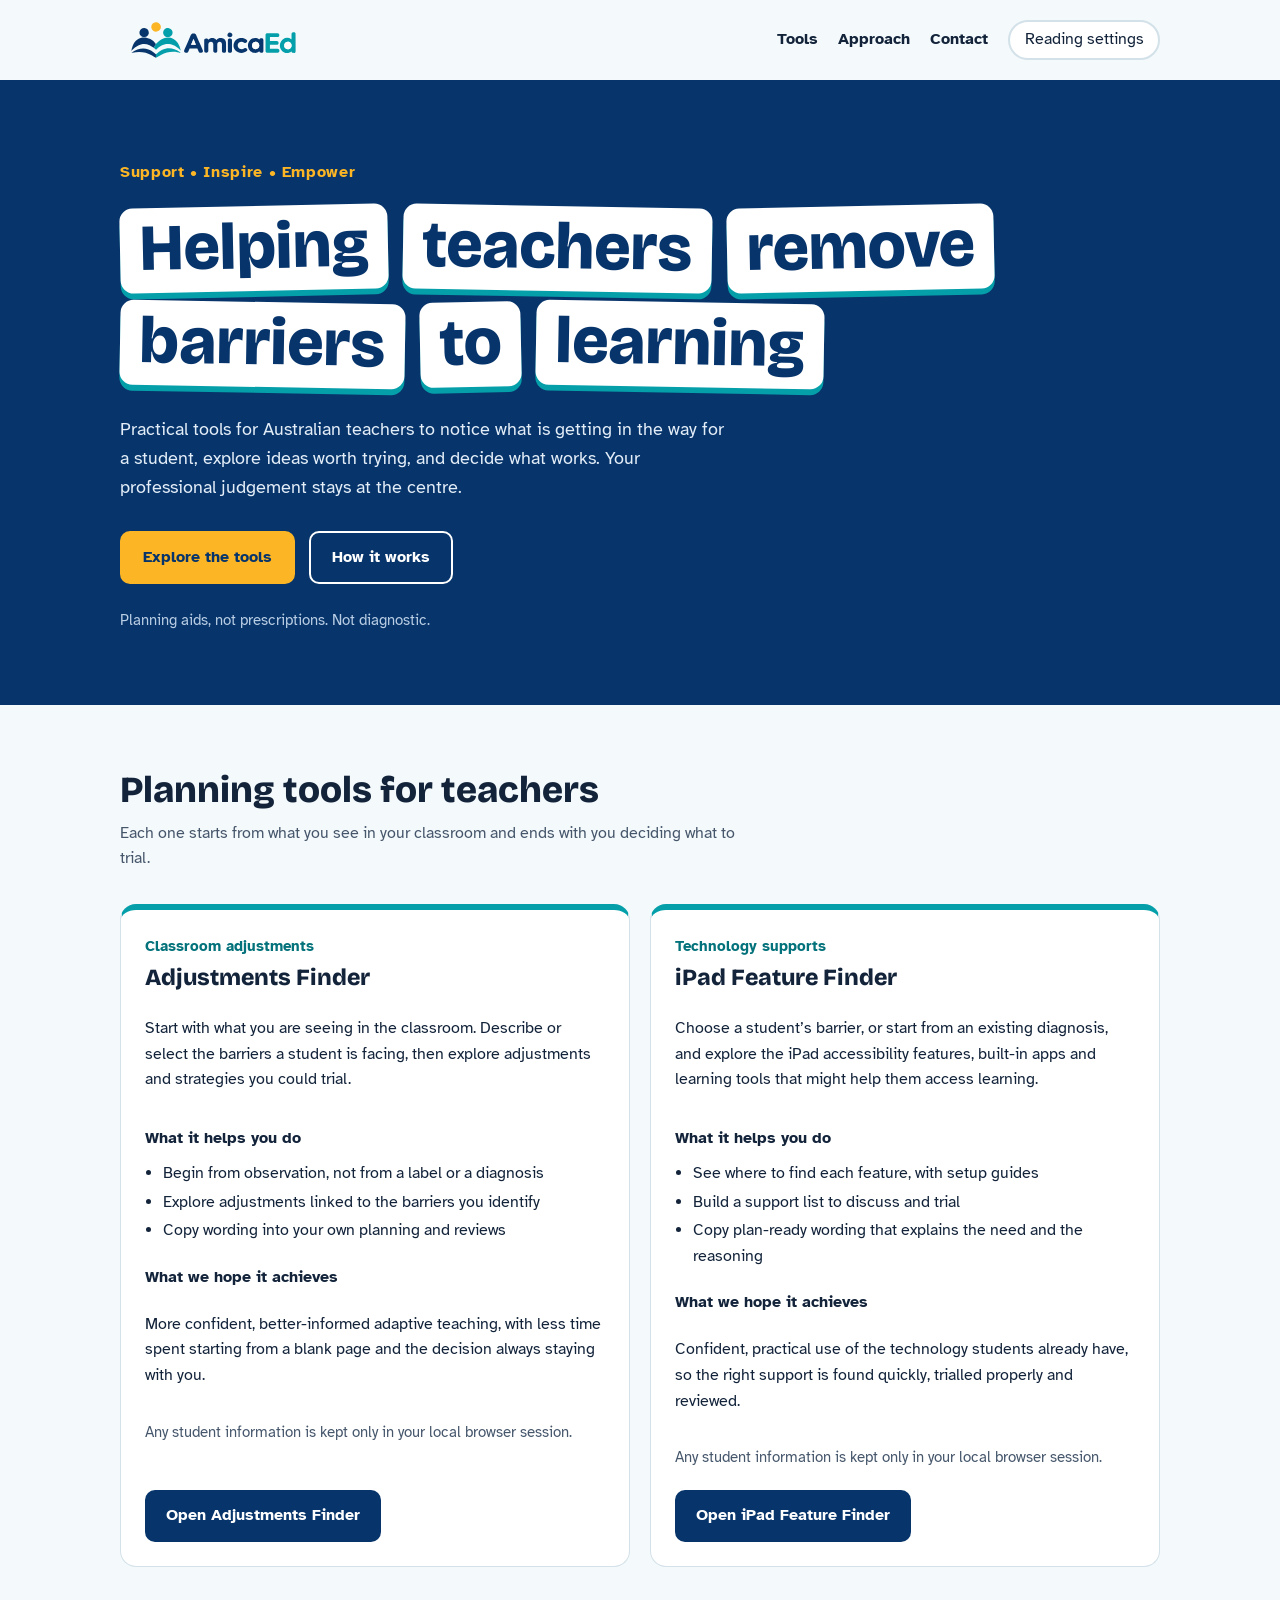
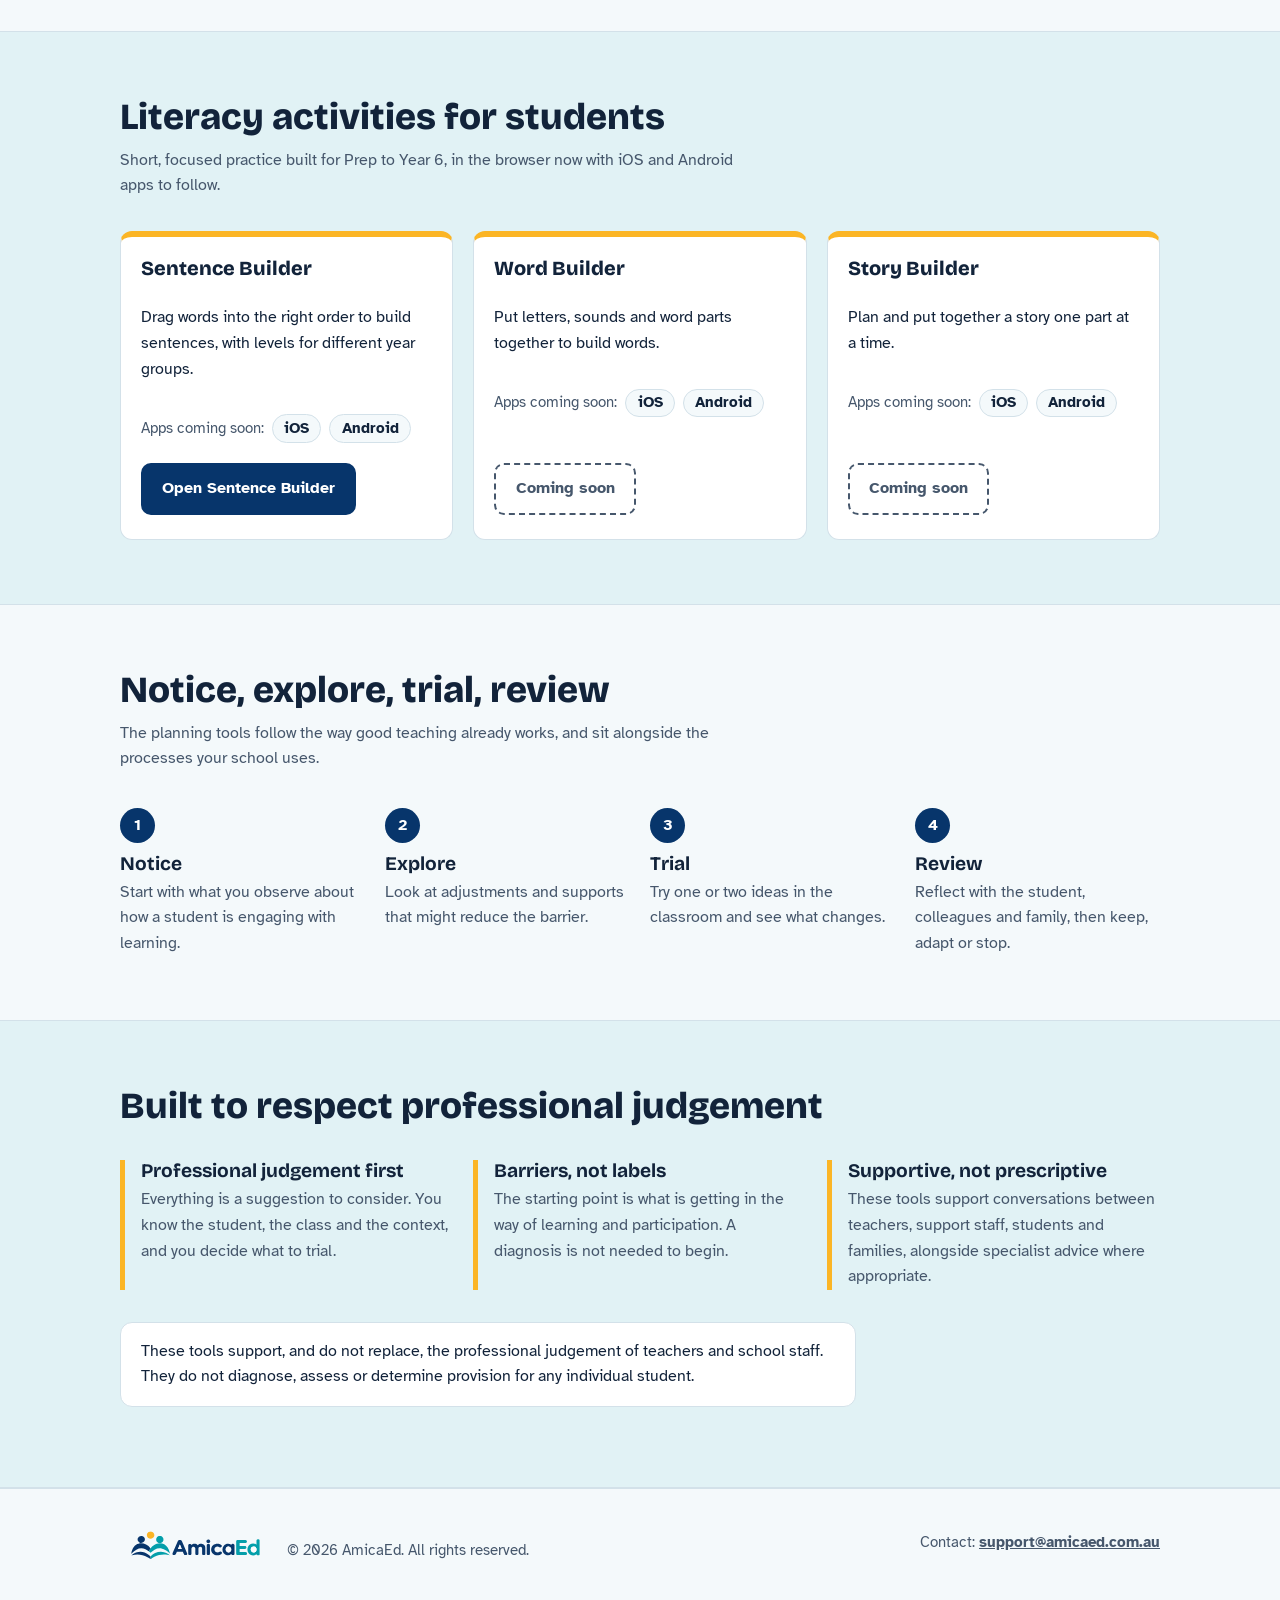
<file: index.html>
<!DOCTYPE html>
<html lang="en-AU">
<head>
<meta charset="utf-8">
<meta name="viewport" content="width=device-width, initial-scale=1, viewport-fit=cover">
<title>AmicaEd Australia | Helping teachers remove barriers to learning</title>
<meta name="description" content="Practical, non-prescriptive tools for Australian teachers: explore classroom adjustments and iPad supports, and give students focused literacy practice.">
<meta name="theme-color" content="#07356b">
<link rel="icon" href="[data-uri]">
<link rel="preconnect" href="https://fonts.googleapis.com">
<link rel="preconnect" href="https://fonts.gstatic.com" crossorigin>
<link rel="stylesheet" href="https://fonts.googleapis.com/css2?family=Atkinson+Hyperlegible:wght@400;700&family=Bricolage+Grotesque:opsz,wght@12..96,600;800&display=swap">
<style>
:root{--bg:#f4f9fb;--surface:#fff;--text:#12233a;--muted:#46576c;--line:#d3e1e9;--navy:#07356b;--teal:#059faa;--teal-ink:#04727b;--amber:#fbb525;--btn-bg:#07356b;--btn-ink:#fff;--logo-bg:transparent;--focus:#07356b;color-scheme:light;
box-sizing:border-box;padding-top:env(safe-area-inset-top,0px);padding-bottom:env(safe-area-inset-bottom,0px)}
@media (prefers-color-scheme:dark){:root:not([data-theme="light"]){--bg:#0b1522;--surface:#12233a;--text:#e9f0f7;--muted:#a8b8cc;--line:#2a4361;--teal-ink:#4fd3dd;--btn-bg:#fbb525;--btn-ink:#07356b;--logo-bg:#fff;--focus:#fbb525;color-scheme:dark}}
:root[data-theme="dark"]{--bg:#0b1522;--surface:#12233a;--text:#e9f0f7;--muted:#a8b8cc;--line:#2a4361;--teal-ink:#4fd3dd;--btn-bg:#fbb525;--btn-ink:#07356b;--logo-bg:#fff;--focus:#fbb525;color-scheme:dark}
*,*::before,*::after{box-sizing:inherit}
html{scroll-padding-top:env(safe-area-inset-top,0px);scroll-behavior:smooth}
html[data-size="2"]{font-size:112.5%}html[data-size="3"]{font-size:125%}
body{margin:0;background:var(--bg);color:var(--text);font:1rem/1.6 "Atkinson Hyperlegible",system-ui,-apple-system,"Segoe UI",sans-serif}
html[data-space="wide"] body{line-height:1.95;letter-spacing:.03em;word-spacing:.12em}
h1,h2,h3{font-family:"Bricolage Grotesque","Atkinson Hyperlegible",system-ui,sans-serif;line-height:1.15;margin:0}
a{color:inherit}
:focus-visible{outline:3px solid var(--focus);outline-offset:3px;border-radius:4px}
.hero :focus-visible{outline-color:#fff}
.wrap{max-width:1080px;margin:0 auto;padding:0 1.25rem}
.skip{position:absolute;left:-999px;top:0;background:var(--btn-bg);color:var(--btn-ink);padding:.6rem 1rem;z-index:10}
.skip:focus{left:1rem;top:1rem}

header.top{position:relative;display:flex;align-items:center;justify-content:space-between;gap:1rem;flex-wrap:wrap;padding:1rem 0}
.logo{display:inline-block;background:var(--logo-bg);padding:.35rem .7rem;border-radius:10px;line-height:0}
.logo img{height:2.3rem;width:auto;display:block}
nav.main{display:flex;align-items:center;gap:1.25rem;flex-wrap:wrap}
nav.main a{text-decoration:none;font-weight:700}
nav.main a:hover{text-decoration:underline;text-underline-offset:.25em}
.rs-btn,.rs-panel button{font:inherit;cursor:pointer;color:var(--text);background:var(--surface);border:2px solid var(--line);border-radius:999px;padding:.35rem .9rem}
.rs-btn[aria-expanded="true"],.rs-panel button[aria-pressed="true"]{border-color:var(--teal-ink);background:color-mix(in srgb,var(--teal) 14%,var(--surface))}
.rs-panel{position:absolute;right:0;top:100%;z-index:5;background:var(--surface);border:1px solid var(--line);border-radius:14px;padding:1rem;display:grid;gap:.75rem;box-shadow:0 12px 30px rgba(7,53,107,.18);min-width:15rem}
.rs-panel[hidden]{display:none}
.rs-panel .row{display:flex;gap:.5rem;align-items:center;flex-wrap:wrap}
.rs-panel .row>span{flex:1 0 100%;font-weight:700}

.hero{background:var(--navy);color:#fff;padding:clamp(2.5rem,7vw,5rem) 0 clamp(2.5rem,6vw,4.5rem)}
.hero .tag{margin:0 0 1.25rem;font-weight:700;color:var(--amber);letter-spacing:.04em}
.hero h1{font-size:clamp(2.1rem,6.2vw,4.1rem);font-weight:800;display:flex;flex-wrap:wrap;gap:.18em .22em;max-width:16em}
.hero h1 span{display:inline-block;background:#fff;color:var(--navy);padding:.04em .3em .1em;border-radius:.2em;box-shadow:0 .09em 0 var(--teal)}
.hero h1 span:nth-child(odd){transform:rotate(-1.2deg)}
.hero h1 span:nth-child(even){transform:rotate(1deg)}
.hero p.lead{max-width:38rem;font-size:1.15rem;margin:1.75rem 0 0;color:#e3edf8}
.hero .cta{display:flex;gap:.9rem;flex-wrap:wrap;margin-top:1.75rem;align-items:center}
.hero .note{margin:1.5rem 0 0;font-size:.95rem;color:#b9cde4}
.btn{display:inline-block;font-weight:700;text-decoration:none;padding:.75rem 1.3rem;border-radius:10px;background:var(--amber);color:var(--navy);border:2px solid var(--amber)}
.btn:hover{filter:brightness(1.06)}
.btn.ghost{background:transparent;color:#fff;border-color:#fff}

section.block{padding:clamp(2.5rem,6vw,4rem) 0}
section.block>.wrap>h2{font-size:clamp(1.6rem,3.6vw,2.3rem);font-weight:800}
.sub{max-width:40rem;color:var(--muted);margin:.6rem 0 2rem}
.grid{display:grid;gap:1.25rem}
.grid.two{grid-template-columns:repeat(auto-fit,minmax(min(100%,20rem),1fr))}
.grid.three{grid-template-columns:repeat(auto-fit,minmax(min(100%,15rem),1fr))}
.card{display:flex;flex-direction:column;background:var(--surface);border:1px solid var(--line);border-top:6px solid var(--teal);border-radius:16px;padding:1.5rem}
.card.act{border-top-color:var(--amber);border-radius:12px;padding:1.25rem 1.25rem 1.5rem}
.card .kind{margin:0 0 .35rem;font-size:.95rem;color:var(--teal-ink);font-weight:700}
.card h3{font-size:1.45rem;font-weight:800;margin-bottom:.6rem}
.card.act h3{font-size:1.25rem}
.apps{display:flex;align-items:center;gap:.5rem;flex-wrap:wrap;margin:1rem 0 0;font-size:.92rem;color:var(--muted)}
.apps .chip{border:1px solid var(--line);background:var(--bg);color:var(--text);border-radius:999px;padding:.1rem .7rem;font-weight:700}
.card h4{margin:1.1rem 0 .35rem;font-size:1rem}
.card ul{margin:0;padding-left:1.15rem}
.card li{margin:.2rem 0}
.card .small{font-size:.92rem;color:var(--muted);margin:1rem 0 0}
.card .open{margin-top:auto;align-self:flex-start}
.card .spacer{flex:1;min-height:1.25rem}
.open{display:inline-block;text-decoration:none;font-weight:700;padding:.7rem 1.2rem;border-radius:10px;background:var(--btn-bg);color:var(--btn-ink);border:2px solid var(--btn-bg)}
.open[aria-disabled="true"]{background:transparent;color:var(--muted);border:2px dashed var(--muted);cursor:not-allowed}

.alt{background:color-mix(in srgb,var(--teal) 8%,var(--bg));border-block:1px solid var(--line)}
ol.steps{list-style:none;margin:0;padding:0;display:grid;gap:1.25rem;grid-template-columns:repeat(auto-fit,minmax(min(100%,12rem),1fr));counter-reset:s}
ol.steps li{counter-increment:s;padding-top:.25rem}
ol.steps li::before{content:counter(s);display:grid;place-items:center;width:2.2rem;height:2.2rem;border-radius:50%;background:var(--navy);color:#fff;font-weight:700;margin-bottom:.6rem}
ol.steps h3{font-size:1.2rem;margin-bottom:.3rem}
ol.steps p{margin:0;color:var(--muted)}
.princ{border-left:5px solid var(--amber);padding-left:1rem}
.princ h3{font-size:1.2rem;margin-bottom:.35rem}
.princ p{margin:0;color:var(--muted)}
.disclaimer{margin-top:2rem;padding:1rem 1.25rem;border:1px solid var(--line);border-radius:12px;background:var(--surface);max-width:46rem}

footer.site{border-top:1px solid var(--line);padding:2rem 0 2.5rem}
footer.site .row{display:flex;gap:1rem 2rem;flex-wrap:wrap;align-items:center;justify-content:space-between}
footer.site .brand{display:flex;align-items:baseline;gap:1rem;flex-wrap:wrap}
footer.site .logo img{height:1.8rem;display:inline-block;vertical-align:baseline;transform:translateY(.265rem)}
footer.site small{font-size:.95rem;color:var(--muted)}
footer.site a{font-weight:700}
@media (prefers-reduced-motion:reduce){html{scroll-behavior:auto}}
</style>
</head>
<body>
<a class="skip" href="#main">Skip to main content</a>
<div class="wrap">
<header class="top">
  <a class="logo" href="#top" aria-label="AmicaEd Australia home"><img src="[data-uri]" alt="AmicaEd"></a>
  <nav class="main" aria-label="Main">
    <a href="#tools">Tools</a>
    <a href="#approach">Approach</a>
    <a href="mailto:support@amicaed.com.au">Contact</a>
    <button class="rs-btn" id="rsBtn" aria-expanded="false" aria-controls="rsPanel" type="button">Reading settings</button>
  </nav>
  <div class="rs-panel" id="rsPanel" hidden>
    <div class="row" role="group" aria-label="Text size"><span>Text size</span>
      <button type="button" data-size="1" aria-pressed="true">Standard</button>
      <button type="button" data-size="2" aria-pressed="false">Large</button>
      <button type="button" data-size="3" aria-pressed="false">Largest</button></div>
    <div class="row" role="group" aria-label="Spacing"><span>Spacing</span>
      <button type="button" data-space="normal" aria-pressed="true">Standard</button>
      <button type="button" data-space="wide" aria-pressed="false">Wider</button></div>
  </div>
</header>
</div>

<main id="main">
<section class="hero" id="top">
  <div class="wrap">
    <p class="tag">Support • Inspire • Empower</p>
    <h1><span>Helping</span> <span>teachers</span> <span>remove</span> <span>barriers</span> <span>to</span> <span>learning</span></h1>
    <p class="lead">Practical tools for Australian teachers to notice what is getting in the way for a student, explore ideas worth trying, and decide what works. Your professional judgement stays at the centre.</p>
    <div class="cta">
      <a class="btn" href="#tools">Explore the tools</a>
      <a class="btn ghost" href="#approach">How it works</a>
    </div>
    <p class="note">Planning aids, not prescriptions. Not diagnostic.</p>
  </div>
</section>

<section class="block" id="tools">
  <div class="wrap">
    <h2>Planning tools for teachers</h2>
    <p class="sub">Each one starts from what you see in your classroom and ends with you deciding what to trial.</p>
    <div class="grid two">
      <article class="card">
        <p class="kind">Classroom adjustments</p>
        <h3>Adjustments Finder</h3>
        <p>Start with what you are seeing in the classroom. Describe or select the barriers a student is facing, then explore adjustments and strategies you could trial.</p>
        <h4>What it helps you do</h4>
        <ul>
          <li>Begin from observation, not from a label or a diagnosis</li>
          <li>Explore adjustments linked to the barriers you identify</li>
          <li>Copy wording into your own planning and reviews</li>
        </ul>
        <h4>What we hope it achieves</h4>
        <p>More confident, better-informed adaptive teaching, with less time spent starting from a blank page and the decision always staying with you.</p>
        <p class="small">Any student information is kept only in your local browser session.</p>
        <div class="spacer"></div>
        <!-- To launch: set href to the live URL and delete aria-disabled; change the label -->
        <a class="open" href="/adjustments/index.html" >Open Adjustments Finder</a>
      </article>
      <article class="card">
        <p class="kind">Technology supports</p>
        <h3>iPad Feature Finder</h3>
        <p>Choose a student’s barrier, or start from an existing diagnosis, and explore the iPad accessibility features, built-in apps and learning tools that might help them access learning.</p>
        <h4>What it helps you do</h4>
        <ul>
          <li>See where to find each feature, with setup guides</li>
          <li>Build a support list to discuss and trial</li>
          <li>Copy plan-ready wording that explains the need and the reasoning</li>
        </ul>
        <h4>What we hope it achieves</h4>
        <p>Confident, practical use of the technology students already have, so the right support is found quickly, trialled properly and reviewed.</p>
        <p class="small">Any student information is kept only in your local browser session.</p>
        <div class="spacer"></div>
        <a class="open" href="/ipad-feature/index.html" ">Open iPad Feature Finder</a>
      </article>
    </div>
  </div>
</section>

<section class="block alt" id="activities">
  <div class="wrap">
    <h2>Literacy activities for students</h2>
    <p class="sub">Short, focused practice built for Prep to Year 6, in the browser now with iOS and Android apps to follow.</p>
    <div class="grid three">
      <article class="card act">
        <h3>Sentence Builder</h3>
        <p>Drag words into the right order to build sentences, with levels for different year groups.</p>
        <p class="apps"><span>Apps coming soon:</span><span class="chip">iOS</span><span class="chip">Android</span></p>
        <div class="spacer"></div>
        <a class="open" href="/sentence-builder/index.html" >Open Sentence Builder</a>
      </article>
      <article class="card act">
        <h3>Word Builder</h3>
        <p>Put letters, sounds and word parts together to build words.</p>
        <p class="apps"><span>Apps coming soon:</span><span class="chip">iOS</span><span class="chip">Android</span></p>
        <div class="spacer"></div>
        <a class="open" href="#" aria-disabled="true">Coming soon</a>
      </article>
      <article class="card act">
        <h3>Story Builder</h3>
        <p>Plan and put together a story one part at a time.</p>
        <p class="apps"><span>Apps coming soon:</span><span class="chip">iOS</span><span class="chip">Android</span></p>
        <div class="spacer"></div>
        <a class="open" href="#" aria-disabled="true">Coming soon</a>
      </article>
    </div>
  </div>
</section>

<section class="block" id="approach">
  <div class="wrap">
    <h2>Notice, explore, trial, review</h2>
    <p class="sub">The planning tools follow the way good teaching already works, and sit alongside the processes your school uses.</p>
    <ol class="steps">
      <li><h3>Notice</h3><p>Start with what you observe about how a student is engaging with learning.</p></li>
      <li><h3>Explore</h3><p>Look at adjustments and supports that might reduce the barrier.</p></li>
      <li><h3>Trial</h3><p>Try one or two ideas in the classroom and see what changes.</p></li>
      <li><h3>Review</h3><p>Reflect with the student, colleagues and family, then keep, adapt or stop.</p></li>
    </ol>
  </div>
</section>

<section class="block alt" id="principles">
  <div class="wrap">
    <h2>Built to respect professional judgement</h2>
    <div class="grid three" style="margin-top:2rem">
      <div class="princ"><h3>Professional judgement first</h3><p>Everything is a suggestion to consider. You know the student, the class and the context, and you decide what to trial.</p></div>
      <div class="princ"><h3>Barriers, not labels</h3><p>The starting point is what is getting in the way of learning and participation. A diagnosis is not needed to begin.</p></div>
      <div class="princ"><h3>Supportive, not prescriptive</h3><p>These tools support conversations between teachers, support staff, students and families, alongside specialist advice where appropriate.</p></div>
    </div>
    <p class="disclaimer">These tools support, and do not replace, the professional judgement of teachers and school staff. They do not diagnose, assess or determine provision for any individual student.</p>
  </div>
</section>
</main>

<footer class="site">
  <div class="wrap row">
    <div class="brand">
      <a class="logo" href="#top" aria-label="AmicaEd Australia home"><img src="[data-uri]" alt="AmicaEd"></a>
      <small>© 2026 AmicaEd. All rights reserved.</small>
    </div>
    <small>Contact: <a href="mailto:support@amicaed.com.au">support@amicaed.com.au</a></small>
  </div>
</footer>

<script>
(function(){
  document.querySelectorAll('[aria-disabled="true"]').forEach(function(a){
    a.addEventListener('click',function(e){e.preventDefault();});
  });
  var root=document.documentElement,btn=document.getElementById('rsBtn'),panel=document.getElementById('rsPanel');
  function apply(k,v){
    root.setAttribute('data-'+k,v);
    panel.querySelectorAll('[data-'+k+']').forEach(function(b){b.setAttribute('aria-pressed',String(b.getAttribute('data-'+k)===v));});
  }
  function save(k,v){try{sessionStorage.setItem('amica-'+k,v);}catch(e){}}
  ['size','space'].forEach(function(k){
    var v=null;try{v=sessionStorage.getItem('amica-'+k);}catch(e){}
    if(v)apply(k,v);
  });
  panel.addEventListener('click',function(e){
    var b=e.target.closest('button');if(!b)return;
    ['size','space'].forEach(function(k){
      if(b.hasAttribute('data-'+k)){var v=b.getAttribute('data-'+k);apply(k,v);save(k,v);}
    });
  });
  btn.addEventListener('click',function(){
    var open=btn.getAttribute('aria-expanded')==='true';
    btn.setAttribute('aria-expanded',String(!open));panel.hidden=open;
  });
  document.addEventListener('keydown',function(e){
    if(e.key==='Escape'&&!panel.hidden){panel.hidden=true;btn.setAttribute('aria-expanded','false');btn.focus();}
  });
})();
</script>
</body>
</html>
</file>
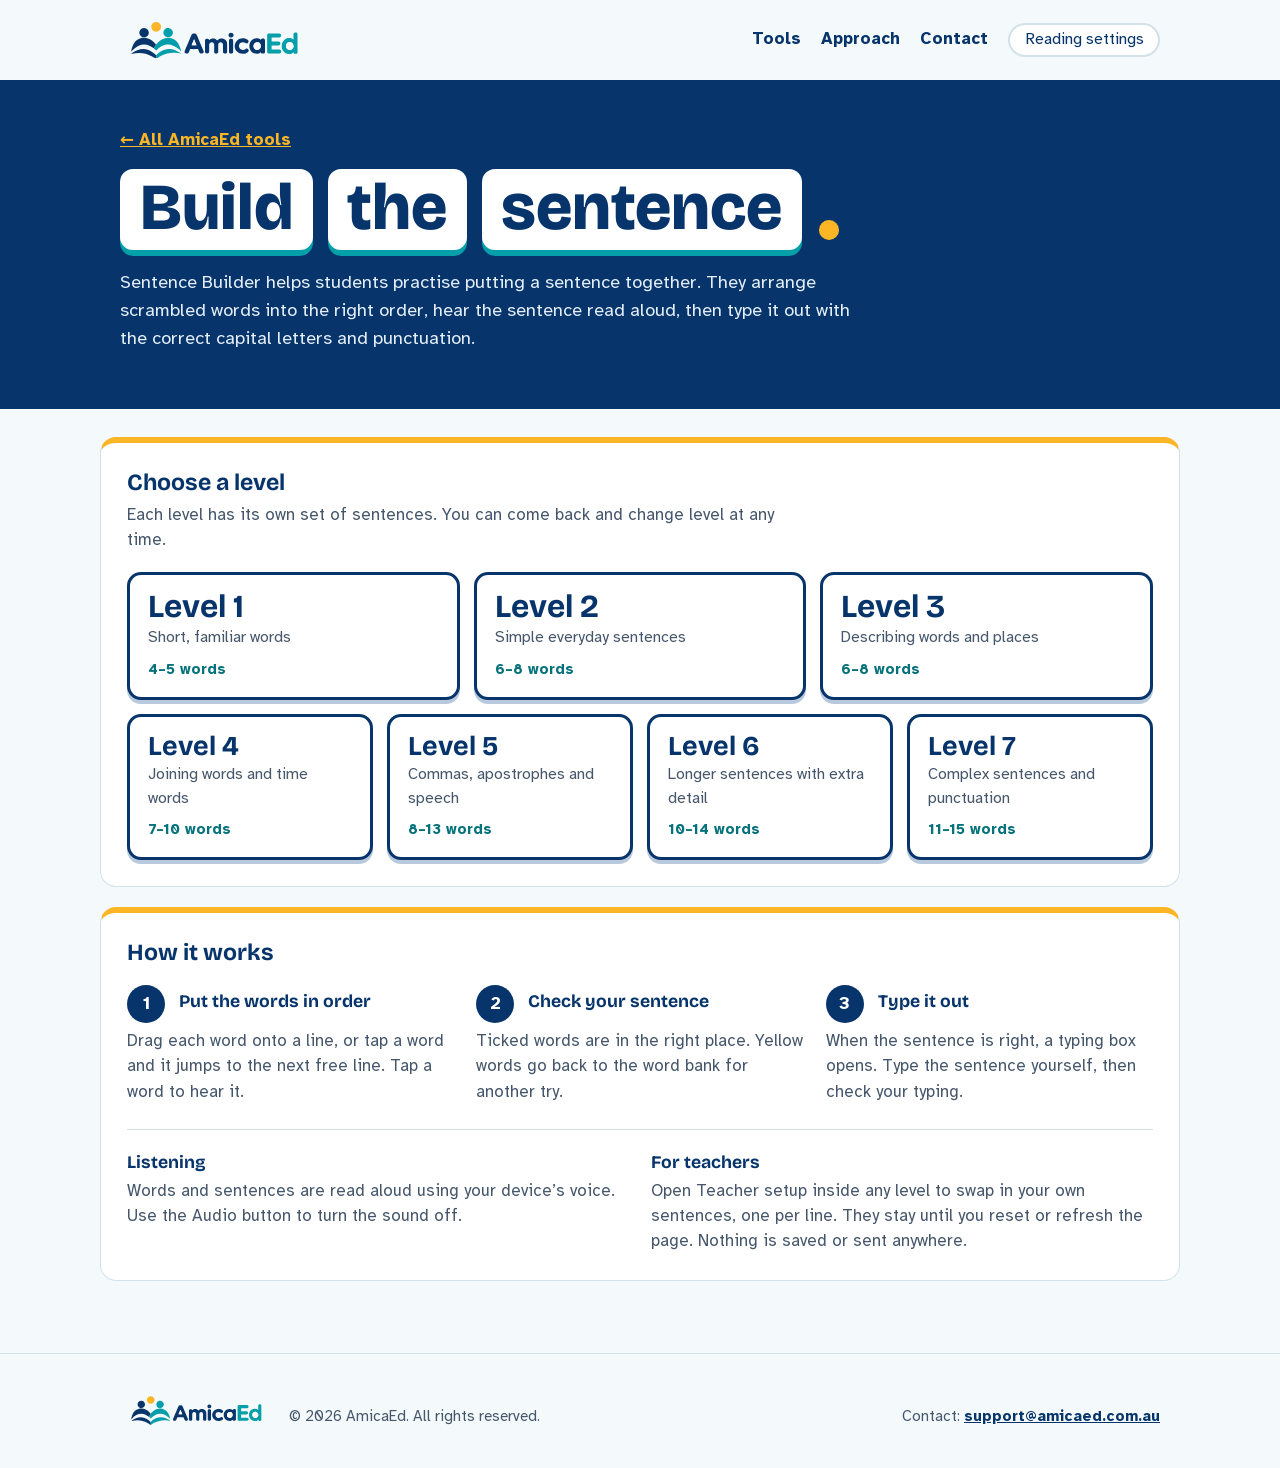
<file: sentence-builder/index.html>
<!DOCTYPE html>
<html lang="en-AU">
<head>
  <meta charset="UTF-8" />
  <meta name="viewport" content="width=device-width, initial-scale=1, viewport-fit=cover" />
  <title>Sentence Builder | AmicaEd Australia</title>
  <meta name="theme-color" content="#07356b" />
  <link rel="icon" href="favicon.ico" sizes="any" />
  <link rel="preconnect" href="https://fonts.googleapis.com"><link rel="preconnect" href="https://fonts.gstatic.com" crossorigin>
  <link rel="stylesheet" href="https://fonts.googleapis.com/css2?family=Bricolage+Grotesque:opsz,wght@12..96,600;800&display=swap">
  <link rel="stylesheet" href="css/app.css" />
</head>
<body data-level="">
  <svg width="0" height="0" style="position:absolute" aria-hidden="true" focusable="false"><symbol id="amica-logo" viewBox="151 85.5 1243 274"><path fill="#08366C" d="M848.3,320.3 C840.2,319.0 836.1,314.4 836.1,306.7 C836.0,290.8 836.1,275.0 836.1,259.2 C836.1,257.9 836.1,256.5 836.1,255.2 C835.7,244.0 829.1,236.7 819.3,236.6 C808.5,236.5 801.1,243.8 800.8,255.2 C800.5,262.4 800.7,269.5 800.7,276.7 C800.7,286.0 800.7,295.4 800.7,304.7 C800.7,316.1 796.5,320.2 785.0,320.2 C774.7,320.2 770.5,315.7 770.5,304.4 C770.5,289.3 770.6,274.1 770.6,259.0 C770.6,256.6 770.4,254.3 770.1,252.0 C768.6,242.6 762.0,236.7 752.8,236.4 C743.8,236.2 735.8,242.3 734.0,251.1 C733.4,253.7 733.2,256.4 733.2,259.1 C733.1,274.7 733.2,290.4 733.2,306.1 C733.2,315.2 728.2,320.1 719.0,320.2 C706.2,320.4 702.2,316.5 702.1,303.7 C702.1,277.3 702.1,250.8 702.1,224.3 C702.1,214.9 706.9,210.4 716.3,210.0 C724.0,209.7 730.6,211.0 733.1,219.8 C748.1,203.4 779.3,203.1 793.6,222.9 C794.1,222.5 794.7,222.3 795.0,221.8 C807.1,208.2 822.3,205.2 839.1,209.5 C855.7,213.7 866.3,227.0 866.8,244.5 C867.3,265.8 867.1,287.1 867.0,308.4 C867.0,315.3 862.1,319.8 855.2,320.2 C853.1,320.3 850.9,320.2 848.3,320.3 z"/><path fill="#059FAA" d="M1241.9,320.4 C1221.3,320.4 1201.1,320.5 1181.0,320.5 C1169.6,320.4 1165.2,316.0 1165.2,304.8 C1165.1,265.1 1165.1,225.5 1165.1,185.8 C1165.1,175.5 1169.7,170.6 1179.9,170.6 C1204.7,170.4 1229.6,170.6 1254.4,170.4 C1266.4,170.4 1271.5,180.7 1268.3,191.4 C1266.6,197.1 1262.0,200.0 1255.7,200.0 C1238.3,200.1 1221.0,200.1 1203.7,200.1 C1202.0,200.1 1200.4,200.1 1198.3,200.1 C1198.3,210.1 1198.3,219.8 1198.3,230.2 C1200.2,230.2 1202.2,230.2 1204.1,230.2 C1219.1,230.2 1234.1,230.2 1249.1,230.2 C1258.6,230.2 1263.9,235.7 1263.9,245.7 C1263.9,254.4 1258.6,259.6 1249.3,259.7 C1234.3,259.8 1219.3,259.7 1204.3,259.7 C1202.4,259.7 1200.4,259.7 1198.2,259.7 C1198.2,270.0 1198.2,279.8 1198.2,290.3 C1200.2,290.3 1202.1,290.3 1204.0,290.3 C1220.8,290.3 1237.6,290.2 1254.5,290.3 C1265.7,290.3 1271.9,298.0 1269.8,309.1 C1268.7,315.1 1264.1,319.6 1257.9,320.1 C1252.8,320.5 1247.6,320.3 1241.9,320.4 z"/><path fill="#08366C" d="M675.4,263.5 C680.8,276.4 686.2,288.9 691.3,301.5 C695.8,312.4 690.5,320.0 678.8,320.2 C665.2,320.3 663.6,319.4 658.3,306.7 C656.1,301.5 653.9,296.3 651.9,291.0 C651.0,288.5 649.8,287.4 646.9,287.4 C629.7,287.6 612.6,287.6 595.4,287.5 C592.5,287.5 591.3,288.6 590.4,291.1 C587.9,297.6 585.0,304.0 582.4,310.5 C579.8,317.0 575.1,319.8 567.9,320.4 C550.8,321.7 546.5,310.7 552.4,297.4 C569.4,259.7 585.0,221.3 601.1,183.2 C604.3,175.6 609.8,171.6 618.0,171.4 C620.3,171.4 622.7,171.4 625.0,171.5 C632.7,171.9 638.1,175.6 641.2,182.8 C652.5,209.6 663.8,236.4 675.4,263.5 M624.6,222.9 C623.6,220.4 622.5,217.9 621.0,214.4 C614.7,229.8 608.9,244.3 602.9,259.1 C615.3,259.1 626.9,259.1 639.0,259.1 C634.2,247.0 629.6,235.3 624.6,222.9 z"/><path fill="#039FAA" d="M1392.0,314.0 C1391.2,315.5 1390.8,317.2 1389.7,318.3 C1384.1,323.8 1376.9,322.4 1370.3,321.5 C1365.0,320.7 1362.4,316.4 1361.6,310.9 C1360.9,311.2 1360.2,311.4 1359.8,311.8 C1338.7,331.1 1300.0,325.8 1282.5,297.0 C1266.4,270.4 1272.8,234.7 1297.2,216.2 C1315.9,202.0 1340.7,201.9 1359.4,216.0 C1359.7,216.3 1360.2,216.4 1361.3,217.1 C1361.3,210.0 1361.3,203.4 1361.3,196.8 C1361.3,190.0 1361.1,183.2 1361.4,176.3 C1361.6,169.1 1366.4,164.1 1373.4,163.2 C1383.6,161.9 1389.6,164.7 1392.0,172.5 C1391.9,173.0 1391.8,173.1 1391.4,173.1 C1390.3,174.6 1389.0,176.1 1389.0,177.6 C1388.7,221.4 1388.5,265.1 1388.4,308.8 C1388.4,310.2 1390.6,311.5 1391.8,313.2 C1391.9,313.6 1391.9,313.8 1392.0,314.0 M1344.7,291.4 C1354.7,287.0 1360.0,279.1 1361.6,268.4 C1363.8,253.5 1353.9,238.6 1340.0,235.9 C1324.0,232.9 1309.9,241.6 1306.5,257.3 C1304.0,268.2 1306.4,278.3 1314.7,286.1 C1323.1,294.1 1333.2,295.0 1344.7,291.4 z"/><path fill="#08366C" d="M1149.0,223.2 C1149.0,251.3 1149.0,279.0 1149.0,306.6 C1149.0,315.7 1144.5,320.3 1135.2,320.5 C1134.2,320.5 1133.2,320.5 1132.2,320.5 C1123.2,320.6 1120.7,318.8 1117.9,309.9 C1105.5,321.2 1091.0,324.0 1075.3,320.9 C1062.7,318.4 1052.6,311.7 1044.7,301.7 C1027.1,279.4 1028.6,244.7 1047.6,223.9 C1063.4,206.7 1094.7,199.5 1117.6,218.3 C1122.8,209.1 1128.8,206.6 1139.5,209.1 C1145.2,210.5 1148.7,215.5 1149.0,223.2 M1110.9,284.4 C1124.2,268.0 1118.0,243.0 1099.2,237.0 C1086.6,233.0 1073.1,238.5 1066.9,250.3 C1060.3,263.0 1063.6,279.6 1074.5,287.8 C1085.5,296.1 1099.9,294.9 1110.9,284.4 z"/><path fill="#039EAA" d="M337.2,253.1 C338.6,251.9 340.1,251.0 341.1,249.7 C356.4,230.8 374.8,216.1 398.1,208.2 C438.7,194.3 480.5,209.4 503.0,246.0 C513.0,262.2 519.6,279.6 523.5,298.1 C523.8,299.6 523.8,301.0 524.1,303.2 C517.8,297.4 512.3,292.0 506.4,286.9 C489.9,272.8 471.7,261.7 450.5,256.1 C424.5,249.4 400.0,253.9 376.8,266.7 C362.3,274.8 349.9,285.7 338.3,298.0 C332.5,292.8 326.9,287.7 321.4,282.1 C326.1,273.6 330.9,265.6 335.5,257.6 C336.3,256.2 336.7,254.6 337.2,253.1 z"/><path fill="#07356B" d="M337.1,252.7 C336.7,254.6 336.3,256.2 335.5,257.6 C330.9,265.6 326.1,273.6 321.2,281.8 C310.4,275.5 300.3,267.9 289.1,262.6 C259.4,248.4 229.8,250.6 201.1,266.4 C185.8,274.9 172.5,285.8 160.2,298.2 C157.7,300.7 155.2,303.4 151.7,307.0 C153.5,292.5 157.0,280.1 161.9,268.2 C169.9,248.4 180.4,230.1 198.5,218.1 C229.8,197.3 262.4,198.6 295.0,215.4 C311.9,224.2 325.6,237.1 337.1,252.7 z"/><path fill="#08366C" d="M976.7,292.7 C987.6,294.8 996.8,292.3 1005.4,286.0 C1011.6,281.5 1019.0,283.4 1024.5,290.5 C1029.4,296.5 1029.0,303.0 1023.2,308.2 C1003.1,326.4 961.7,329.1 938.3,303.9 C917.3,281.1 918.9,243.5 941.9,222.4 C963.0,203.1 999.7,201.9 1021.7,219.9 C1028.1,225.2 1029.0,231.8 1024.0,238.3 C1018.2,246.1 1011.4,247.6 1004.3,242.8 C990.8,233.5 975.6,233.2 965.1,242.5 C956.8,249.9 953.7,259.4 955.8,270.4 C958.0,282.0 965.3,289.1 976.7,292.7 z"/><path fill="#049FAA" d="M337.9,333.1 C351.0,319.9 364.8,307.3 381.9,299.2 C429.1,276.5 473.2,283.6 514.7,313.7 C517.9,316.1 520.8,318.7 525.0,322.1 C515.6,320.1 507.7,318.2 499.7,316.8 C456.0,309.3 414.6,317.2 375.6,337.6 C364.0,343.7 353.1,351.2 341.9,358.1 C340.8,358.7 339.6,359.3 338.1,359.3 C337.8,350.3 337.8,341.7 337.9,333.1 z"/><path fill="#08366C" d="M337.6,333.0 C337.8,341.7 337.8,350.3 337.8,359.3 C327.9,353.8 318.3,347.6 308.4,342.0 C261.8,315.4 212.3,309.4 160.4,321.6 C157.8,322.2 155.2,322.8 151.3,323.6 C165.7,310.5 180.7,301.0 197.7,295.1 C241.9,279.7 282.2,287.4 318.7,316.2 C325.2,321.3 331.1,327.2 337.6,333.0 z"/><path fill="#FBB525" d="M313.0,146.9 C302.3,135.3 299.6,119.6 305.8,106.4 C312.1,93.0 325.1,85.2 340.5,85.8 C354.7,86.3 367.7,96.0 372.9,110.0 C378.4,124.7 372.8,141.4 359.0,151.3 C346.6,160.2 328.2,159.7 316.6,150.1 C315.4,149.2 314.4,148.2 313.0,146.9 z"/><path fill="#039FAA" d="M398.7,144.7 C408.4,132.4 421.0,128.0 435.7,131.3 C449.5,134.3 458.7,143.0 462.3,156.9 C467.1,175.5 454.8,194.9 435.8,199.0 C415.9,203.4 396.3,190.8 392.8,171.6 C391.0,161.9 392.9,153.1 398.7,144.7 z"/><path fill="#07356B" d="M213.7,158.8 C217.7,140.7 233.5,128.8 250.8,130.2 C269.2,131.8 282.6,145.5 283.7,163.7 C285.2,189.0 256.2,207.8 233.2,196.5 C218.4,189.2 211.0,175.1 213.7,158.8 z"/><path fill="#08366C" d="M880.8,224.2 C881.2,213.3 885.6,209.8 898.2,210.0 C907.0,210.1 911.8,215.0 911.8,224.2 C911.9,251.7 911.9,279.2 911.9,306.6 C911.9,315.4 907.0,320.2 898.3,320.2 C897.1,320.2 895.9,320.2 894.8,320.2 C885.5,320.1 880.9,315.7 880.9,306.5 C880.8,283.6 880.8,260.6 880.8,237.6 C880.8,233.3 880.8,229.0 880.8,224.2 z"/><path fill="#0C396D" d="M908.9,169.9 C916.5,178.1 916.9,188.7 910.2,195.7 C903.7,202.6 891.6,203.6 884.3,197.8 C876.8,191.9 875.2,181.1 880.6,173.2 C886.7,164.0 898.7,162.6 908.9,169.9 z"/><path fill="#0CA1AC" d="M1392.2,313.7 C1391.9,313.8 1391.9,313.6 1391.9,312.7 C1391.9,265.7 1391.8,219.4 1391.8,173.1 C1391.8,173.1 1391.9,173.0 1392.0,172.9 C1392.4,174.3 1392.9,175.7 1392.9,177.1 C1393.0,221.2 1393.0,265.3 1392.9,309.4 C1392.9,310.7 1392.6,312.0 1392.2,313.7 z"/><path fill="#F9FAFB" d="M624.8,223.2 C629.6,235.3 634.2,247.0 639.0,259.1 C626.9,259.1 615.3,259.1 602.9,259.1 C608.9,244.3 614.7,229.8 621.0,214.4 C622.5,217.9 623.6,220.4 624.8,223.2 z"/><path fill="#FBFCFC" d="M1344.3,291.6 C1333.2,295.0 1323.1,294.1 1314.7,286.1 C1306.4,278.3 1304.0,268.2 1306.5,257.3 C1309.9,241.6 1324.0,232.9 1340.0,235.9 C1353.9,238.6 1363.8,253.5 1361.6,268.4 C1360.0,279.1 1354.7,287.0 1344.3,291.6 z"/><path fill="#0897A0" d="M1391.4,173.1 C1391.8,219.4 1391.9,265.7 1391.9,312.5 C1390.6,311.5 1388.4,310.2 1388.4,308.8 C1388.5,265.1 1388.7,221.4 1389.0,177.6 C1389.0,176.1 1390.3,174.6 1391.4,173.1 z"/><path fill="#FBFCFC" d="M1110.6,284.6 C1099.9,294.9 1085.5,296.1 1074.5,287.8 C1063.6,279.6 1060.3,263.0 1066.9,250.3 C1073.1,238.5 1086.6,233.0 1099.2,237.0 C1118.0,243.0 1124.2,268.0 1110.6,284.6 z"/></symbol></svg>
  <a class="skip" href="#main">Skip to content</a>

  <header class="site-header"><div class="wrap site-header-inner">
    <a class="logo" href="../" aria-label="AmicaEd Australia home"><svg class="logo-svg" viewBox="0 0 1243 274" role="img" aria-label="AmicaEd" focusable="false"><use href="#amica-logo"/></svg></a>
    <nav class="main" aria-label="Main"><a href="../#tools">Tools</a><a href="../#approach">Approach</a><a href="mailto:support@amicaed.com.au">Contact</a><button class="rs-btn" id="rsBtn" aria-expanded="false" aria-controls="rsPanel" type="button">Reading settings</button></nav>
    <div class="rs-panel" id="rsPanel" hidden>
      <div class="row" role="group" aria-label="Text size"><span>Text size</span><button type="button" data-size="1" aria-pressed="true">Standard</button><button type="button" data-size="2" aria-pressed="false">Large</button><button type="button" data-size="3" aria-pressed="false">Largest</button></div>
      <div class="row" role="group" aria-label="Spacing"><span>Spacing</span><button type="button" data-space="normal" aria-pressed="true">Standard</button><button type="button" data-space="wide" aria-pressed="false">Wider</button></div>
    </div>
  </div></header>

  <main id="main">

    <!-- ===================== START VIEW ===================== -->
    <div id="start-view">
      <section class="hero">
        <p class="crumb"><a href="../#tools">&larr; All AmicaEd tools</a></p>
        <h1 class="hero-line" aria-label="Build the sentence.">
          <span class="hero-tile" style="--i:0" aria-hidden="true">Build</span>
          <span class="hero-tile" style="--i:1" aria-hidden="true">the</span>
          <span class="hero-tile" style="--i:2" aria-hidden="true">sentence</span>
          <span class="hero-stop" aria-hidden="true"></span>
        </h1>
        <p class="lede">Sentence Builder helps students practise putting a sentence together. They arrange scrambled words into the right order, hear the sentence read aloud, then type it out with the correct capital letters and punctuation.</p>
      </section>

      <section class="panel" aria-labelledby="levels-heading">
        <h2 id="levels-heading">Choose a level</h2>
        <p class="sub">Each level has its own set of sentences. You can come back and change level at any time.</p>
        <ul class="levels" id="levels"></ul>
      </section>

      <section class="panel" aria-labelledby="how-heading">
        <h2 id="how-heading">How it works</h2>
        <ol class="steps">
          <li>
            <span class="step-num" aria-hidden="true">1</span>
            <h3>Put the words in order</h3>
            <p>Drag each word onto a line, or tap a word and it jumps to the next free line. Tap a word to hear it.</p>
          </li>
          <li>
            <span class="step-num" aria-hidden="true">2</span>
            <h3>Check your sentence</h3>
            <p>Ticked words are in the right place. Yellow words go back to the word bank for another try.</p>
          </li>
          <li>
            <span class="step-num" aria-hidden="true">3</span>
            <h3>Type it out</h3>
            <p>When the sentence is right, a typing box opens. Type the sentence yourself, then check your typing.</p>
          </li>
        </ol>
        <div class="notes">
          <div>
            <h3>Listening</h3>
            <p>Words and sentences are read aloud using your device&rsquo;s voice. Use the Audio button to turn the sound off.</p>
          </div>
          <div>
            <h3>For teachers</h3>
            <p>Open Teacher setup inside any level to swap in your own sentences, one per line. They stay until you reset or refresh the page. Nothing is saved or sent anywhere.</p>
          </div>
        </div>
      </section>
    </div>

    <!-- ===================== BUILDER VIEW ===================== -->
    <div id="builder-view" class="builder" hidden>
      <div class="top-bar">
        <div class="top-left">
          <button class="btn-secondary" id="back-btn" type="button">
            <svg viewBox="0 0 24 24" aria-hidden="true"><path d="M15 18l-6-6 6-6"/></svg>
            Levels
          </button>
          <h2 class="level-chip" id="level-title" tabindex="-1"></h2>
          <span class="custom-flag" id="custom-flag" hidden>Your sentences</span>
        </div>
        <div class="controls-group">
          <button id="audio-toggle" class="btn-audio" type="button" aria-pressed="true"></button>
          <button class="btn-secondary" id="new-btn" type="button">
            <svg viewBox="0 0 24 24" aria-hidden="true"><path d="M16 3h5v5M4 20L21 3M21 16v5h-5M15 15l6 6M4 4l5 5"/></svg>
            New sentence
          </button>
          <button class="btn-secondary" id="teacher-btn" type="button" aria-expanded="false" aria-controls="teacher-panel">
            <svg viewBox="0 0 24 24" aria-hidden="true"><path d="M12 20h9"/><path d="M16.5 3.5a2.1 2.1 0 013 3L7 19l-4 1 1-4 12.5-12.5z"/></svg>
            Teacher setup
          </button>
        </div>
      </div>

      <!-- Collapsible teacher setup -->
      <div id="teacher-panel">
        <label for="sentence-list">Enter custom sentences (one sentence per line):</label>
        <textarea id="sentence-list" placeholder="Type or paste your sentences here..."></textarea>
        <div class="teacher-actions">
          <button class="btn-primary" id="use-custom-btn" type="button">Use my sentences</button>
          <button class="btn-secondary" id="reset-btn" type="button"></button>
          <button class="btn-secondary" id="close-teacher-btn" type="button">Close</button>
        </div>
        <div class="teacher-status" id="teacher-status" role="status" aria-live="polite"></div>

        <div class="voice-row">
          <label for="voice-select">Reading voice</label>
          <div class="voice-controls">
            <select id="voice-select"></select>
            <button class="btn-secondary" id="voice-test-btn" type="button">
              <svg viewBox="0 0 24 24" aria-hidden="true"><path d="M4 9v6h4l5 4V5L8 9H4z"/><path d="M16.5 8.5a5 5 0 010 7M19 6a8.5 8.5 0 010 12"/></svg>
              Hear it
            </button>
          </div>
          <p class="voice-hint">Only voices installed on this device are listed. On an iPad, add more under Settings &rarr; Accessibility &rarr; Spoken Content &rarr; Voices.</p>
        </div>
      </div>

      <!-- Step 1 -->
      <div class="step-label">
        <span>1. Drag (or tap) the words onto the lines in order:</span>
        <button id="hear-sentence-btn" class="btn-audio" type="button" style="display:none;">
          <svg viewBox="0 0 24 24" aria-hidden="true"><path d="M4 9v6h4l5 4V5L8 9H4z"/><path d="M16.5 8.5a5 5 0 010 7M19 6a8.5 8.5 0 010 12"/></svg>
          Listen
        </button>
      </div>

      <div id="word-bank" class="word-bank" role="group" aria-label="Word bank"></div>
      <div id="slots-area" class="slots-area" role="group" aria-label="Your sentence, in order"></div>

      <div class="feedback-bar">
        <div id="feedback-msg" class="feedback-msg" role="status" aria-live="polite"></div>
        <div style="margin-left: auto; display: flex; gap: 10px;">
          <button id="check-order-btn" class="btn-primary" type="button">Check sentence</button>
        </div>
      </div>

      <!-- Step 2 -->
      <div id="typing-section" class="typing-section">
        <div class="step-label">
          <span>2. Great job! Now type the sentence yourself below:</span>
        </div>
        <div class="typing-input-row">
          <textarea
            id="typing-input"
            class="typing-input"
            rows="2"
            placeholder="Tap here to type the sentence..."
            aria-label="Type the sentence"
            autocomplete="off"
            autocorrect="off"
            autocapitalize="sentences"
            spellcheck="false"
          ></textarea>
          <button class="btn-success" id="check-typing-btn" type="button">Check typing</button>
        </div>
        <div id="typing-feedback" class="feedback-msg" style="margin-top: 12px;" role="status" aria-live="polite"></div>
      </div>
    </div>

  </main>

  <footer class="site"><div class="wrap row"><div class="brand"><a class="logo" href="../" aria-label="AmicaEd Australia home"><svg class="logo-svg foot" viewBox="0 0 1243 274" role="img" aria-label="AmicaEd" focusable="false"><use href="#amica-logo"/></svg></a><small>&copy; 2026 AmicaEd. All rights reserved.</small></div><small>Contact: <a href="mailto:support@amicaed.com.au">support@amicaed.com.au</a></small></div></footer>

  <script>
(function(){var r=document.documentElement,btn=document.getElementById('rsBtn'),p=document.getElementById('rsPanel');
function ap(k,v){r.setAttribute('data-'+k,v);p.querySelectorAll('[data-'+k+']').forEach(function(b){b.setAttribute('aria-pressed',String(b.getAttribute('data-'+k)===v))})}
['size','space'].forEach(function(k){var v=null;try{v=sessionStorage.getItem('amica-'+k)}catch(e){}if(v)ap(k,v)});
p.addEventListener('click',function(e){var b=e.target.closest('button');if(!b)return;['size','space'].forEach(function(k){if(b.hasAttribute('data-'+k)){var v=b.getAttribute('data-'+k);ap(k,v);try{sessionStorage.setItem('amica-'+k,v)}catch(e){}}})});
btn.addEventListener('click',function(){var o=btn.getAttribute('aria-expanded')==='true';btn.setAttribute('aria-expanded',String(!o));p.hidden=o});
document.addEventListener('keydown',function(e){if(e.key==='Escape'&&!p.hidden){p.hidden=true;btn.setAttribute('aria-expanded','false');btn.focus()}});})();
</script>
  <script src="js/sentences.js"></script>
  <script src="js/app.js"></script>
</body>
</html>
</file>
<file: sentence-builder/css/app.css>
/* Sentence Builder | AmicaEd: styles */
@font-face {
  font-family: "Atkinson Hyperlegible";
  src: url("../../fonts/atkinson-regular.woff2") format("woff2");
  font-weight: 400;
  font-style: normal;
  font-display: swap;
}
@font-face {
  font-family: "Atkinson Hyperlegible";
  src: url("../../fonts/atkinson-bold.woff2") format("woff2");
  font-weight: 700;
  font-style: normal;
  font-display: swap;
}
/* ------------------------------------------------------------------
   AmicaEd visual grammar (taken from the logo)
   Navy  = structure: text, outlines, main actions, tiles you can move
   Teal  = right / progress: ticks, correct words, completed typing
   Gold  = attention: drop target, "try again", the full stop
   ------------------------------------------------------------------ */
:root {
  --navy: #07356B;
  --navy-soft: #46576C;
  --navy-tint: #E8EFF8;
  --navy-shadow: #B9C9DD;
  --teal: #059FAA;
  --teal-deep: #04727B;
  --teal-tint: #E3F3F5;
  --gold: #FBB525;
  --gold-deep: #C27E00;
  --gold-tint: #FFF1CC;
  --paper: #F4F9FB;
  --white: #FFFFFF;
  --line: #D3E1E9;
  --radius: 14px;
  --radius-lg: 16px;

  --tile-fs: 1.6rem;
  --slot-w: 108px;
  --slot-h: 68px;
}

body[data-level="prep"] { --tile-fs: 2.2rem;  --slot-w: 130px; --slot-h: 80px; }
body[data-level="y1"]   { --tile-fs: 2rem;    --slot-w: 118px; --slot-h: 74px; }
body[data-level="y2"]   { --tile-fs: 1.7rem;  --slot-w: 108px; --slot-h: 68px; }
body[data-level="y3"]   { --tile-fs: 1.5rem;  --slot-w: 96px;  --slot-h: 64px; }
body[data-level="y4"],
body[data-level="y5"],
body[data-level="y6"]   { --tile-fs: 1.35rem; --slot-w: 84px;  --slot-h: 60px; }

* { box-sizing: border-box; -webkit-tap-highlight-color: transparent; }
[hidden] { display: none !important; }

html { -webkit-text-size-adjust: 100%; }

html { padding-top: env(safe-area-inset-top, 0px); scroll-padding-top: env(safe-area-inset-top, 0px); }
html[data-size="2"] { font-size: 112.5%; }
html[data-size="3"] { font-size: 125%; }
html[data-space="wide"] body { line-height: 1.95; letter-spacing: .03em; word-spacing: .12em; }
body {
  margin: 0;
  font-family: "Atkinson Hyperlegible", "Segoe UI", system-ui, -apple-system, Roboto, Helvetica, Arial, sans-serif;
  font-size: 1.05rem;
  line-height: 1.5;
  color: var(--navy);
  background: var(--paper);
  min-height: 100vh;
  min-height: 100dvh;
  display: flex;
  flex-direction: column;
}

.skip {
  position: absolute; left: 12px; top: -60px; z-index: 20;
  background: var(--navy); color: #fff; padding: 10px 16px; border-radius: var(--radius);
}
.skip:focus { top: 12px; }

:focus-visible { outline: 3px solid var(--navy); outline-offset: 3px; }
.skip:focus-visible { outline-color: var(--gold); }
.hero :focus-visible { outline-color: #fff; }

button, .word-tile, .slot { user-select: none; -webkit-user-select: none; }

/* ---------- Header (shared with the AmicaEd Australia landing page) ---------- */
/* ---------- Layout ---------- */
.wrap { max-width: 1080px; margin: 0 auto; padding: 0 1.25rem; }
main { flex: 1; width: 100%; padding: 0 0 40px; }
#start-view > .panel, .builder { width: calc(100% - 2.5rem); max-width: 1080px; margin: 28px auto 0; }
#start-view > .panel + .panel { margin-top: 20px; }
.panel, .builder { background: var(--white); border: 1px solid var(--line); border-top: 6px solid var(--gold); border-radius: var(--radius-lg); padding: 26px; }
.builder { padding: 24px; }

h1, h2, h3, .level-name { font-family: "Bricolage Grotesque", "Atkinson Hyperlegible", system-ui, sans-serif; }
h2 { font-size: 1.45rem; line-height: 1.2; margin: 0 0 6px; }
h3 { font-size: 1.1rem; line-height: 1.3; margin: 0 0 4px; }
p { margin: 0; }
.lede { max-width: 62ch; font-size: 1.15rem; color: var(--navy-soft); }
.sub { color: var(--navy-soft); margin-bottom: 18px; max-width: 62ch; }

/* ---------- Start view: hero (navy band with white tiles, as on the landing page) ---------- */
.hero { background: var(--navy); color: #fff; padding: clamp(1.75rem, 4vw, 3rem) max(1.25rem, calc((100% - 1080px) / 2 + 1.25rem)) clamp(2rem, 5vw, 3.5rem); }
.crumb { margin: 0 0 1rem; font-weight: 700; }
.crumb a { color: var(--gold); }
.hero-line {
  display: flex; align-items: flex-end; flex-wrap: wrap; gap: .18em .22em;
  margin: 0 0 1.25rem; font-size: clamp(2.1rem, 6.2vw, 4.1rem); line-height: 1.1;
  font-family: "Bricolage Grotesque", "Atkinson Hyperlegible", system-ui, sans-serif; font-weight: 800;
}
.hero-tile {
  display: inline-block; background: #fff; color: var(--navy);
  border-radius: .2em; box-shadow: 0 .09em 0 var(--teal);
  padding: .04em .3em .1em; font-weight: 800;
  animation: settle 0.5s cubic-bezier(.2,.8,.3,1) both;
  animation-delay: calc(var(--i) * 120ms + 80ms);
}
.hero-stop { width: 0.3em; height: 0.3em; border-radius: 50%; background: var(--gold); margin: 0 0 0.16em 0.04em; animation: settle 0.5s cubic-bezier(.2,.8,.3,1) both; animation-delay: 560ms; }
@keyframes settle { from { opacity: 0; transform: translateY(-18px); } to { opacity: 1; transform: none; } }
.hero .lede { color: #e3edf8; }

/* ---------- Start view: level picker ---------- */
.levels {
  list-style: none; margin: 0; padding: 0;
  display: grid; grid-template-columns: repeat(12, 1fr); gap: 14px;
}
.levels li { grid-column: span 3; display: flex; }
.levels li:nth-child(-n+3) { grid-column: span 4; }

.level-btn {
  width: 100%;
  display: flex; flex-direction: column; align-items: flex-start; gap: 2px;
  text-align: left;
  font: inherit; color: var(--navy);
  background: var(--white);
  border: 3px solid var(--navy);
  border-radius: var(--radius);
  box-shadow: 0 4px 0 var(--navy-shadow);
  padding: 14px 18px 16px;
  min-height: 112px;
  cursor: pointer;
  touch-action: manipulation;
  transition: transform 0.1s ease, box-shadow 0.15s ease;
}
.level-btn:hover { box-shadow: 0 4px 0 var(--gold); transform: translateY(-2px); }
.level-btn:active { transform: translateY(2px); box-shadow: 0 1px 0 var(--navy-shadow); }
.level-name { font-size: 1.7rem; font-weight: 700; line-height: 1.15; }
.levels li:nth-child(-n+3) .level-name { font-size: 2rem; }
.level-focus { font-size: 0.98rem; color: var(--navy-soft); }
.level-range { font-size: 0.92rem; font-weight: 700; color: var(--teal-deep); margin-top: auto; padding-top: 6px; }

/* ---------- Start view: how it works ---------- */
.steps {
  list-style: none; margin: 18px 0 0; padding: 0;
  display: grid; grid-template-columns: repeat(3, 1fr); gap: 22px;
}
.steps li { display: grid; grid-template-columns: auto 1fr; gap: 6px 14px; align-items: start; align-content: start; }
.step-num {
  width: 38px; height: 38px; border-radius: 50%;
  background: var(--navy); color: #fff;
  display: grid; place-items: center;
  font-weight: 700; font-size: 1.1rem;
}
.steps h3 { align-self: center; }
.steps p { grid-column: 1 / -1; color: var(--navy-soft); }

.notes {
  margin-top: 24px; padding-top: 22px;
  border-top: 1px solid var(--line);
  display: grid; grid-template-columns: 1fr 1fr; gap: 22px;
}
.notes p { color: var(--navy-soft); }

/* ---------- Builder view ---------- */

.top-bar {
  display: flex; justify-content: space-between; align-items: center;
  flex-wrap: wrap; gap: 12px; margin-bottom: 18px;
}
.top-left { display: flex; align-items: center; gap: 12px; flex-wrap: wrap; }
.level-chip {
  margin: 0; font-size: 1.35rem; font-weight: 700;
  padding: 6px 16px; border-radius: 999px;
  background: var(--teal-tint); color: var(--navy);
}
.level-chip:focus { outline: none; }
.level-chip:focus-visible { outline: 3px solid var(--navy); outline-offset: 3px; }
.custom-flag {
  font-size: 0.95rem; font-weight: 700; padding: 4px 12px; border-radius: 999px;
  background: var(--gold-tint); color: var(--navy);
}
.controls-group { display: flex; gap: 10px; align-items: center; flex-wrap: wrap; }

button {
  font-family: inherit; font-size: 1rem; font-weight: 700;
  border: none; border-radius: var(--radius);
  padding: 12px 18px; min-height: 48px;
  cursor: pointer; touch-action: manipulation;
  display: inline-flex; align-items: center; justify-content: center; gap: 8px;
  transition: transform 0.1s ease, background-color 0.2s;
}
button:active { transform: scale(0.96); }
button svg { width: 20px; height: 20px; flex: none; fill: none; stroke: currentColor; stroke-width: 2.2; stroke-linecap: round; stroke-linejoin: round; }

.btn-secondary { background: var(--navy-tint); color: var(--navy); }
.btn-secondary:hover { background: #d8e3f2; }
.btn-primary { background: var(--navy); color: #fff; }
.btn-primary:hover { background: #0a4488; }
.btn-success { background: var(--teal-deep); color: #fff; }
.btn-success:hover { background: #035f67; }
.btn-audio { background: var(--navy-tint); color: var(--navy); }
.btn-audio.off { background: #f1f4f8; color: #6b7f99; }

/* Teacher panel */
#teacher-panel {
  display: none;
  background: var(--paper);
  border: 2px solid var(--line);
  border-radius: var(--radius-lg);
  padding: 18px;
  margin-bottom: 20px;
}
#teacher-panel.open { display: block; }
#teacher-panel label { display: block; font-weight: 700; margin-bottom: 8px; }
textarea {
  width: 100%; height: 130px;
  border-radius: 12px; border: 2px solid var(--line);
  padding: 12px; font-size: 1.05rem; font-family: inherit; color: var(--navy);
  margin-bottom: 12px; resize: vertical;
}
textarea:focus { outline: 3px solid var(--navy); outline-offset: 2px; border-color: var(--navy); }
.teacher-actions { display: flex; gap: 10px; flex-wrap: wrap; }
.teacher-status { margin-top: 12px; font-weight: 700; min-height: 1.5em; }
.teacher-status.warn { color: var(--gold-deep); }

.voice-row { margin-top: 18px; padding-top: 16px; border-top: 2px solid var(--line); }
.voice-controls { display: flex; gap: 10px; flex-wrap: wrap; }
select {
  flex: 1; min-width: 220px; min-height: 48px;
  font-family: inherit; font-size: 1.05rem; color: var(--navy);
  background: var(--white); border: 2px solid var(--line); border-radius: 12px;
  padding: 8px 12px;
}
select:focus { outline: 3px solid var(--navy); outline-offset: 2px; border-color: var(--navy); }
.voice-hint { margin-top: 8px; font-size: 0.95rem; color: var(--navy-soft); }

.step-label {
  font-size: 1.1rem; font-weight: 700; color: var(--navy-soft);
  margin-bottom: 10px;
  display: flex; align-items: center; justify-content: space-between; gap: 10px; flex-wrap: wrap;
}

.word-bank {
  min-height: 90px;
  background: var(--navy-tint);
  border: 2px dashed #9fb4cf;
  border-radius: var(--radius-lg);
  padding: 14px;
  display: flex; flex-wrap: wrap; gap: 12px;
  align-items: center; justify-content: center;
  margin-bottom: 24px;
}

.slots-area {
  min-height: 100px;
  background: var(--paper);
  border-radius: var(--radius-lg);
  padding: 16px;
  display: flex; flex-wrap: wrap; gap: 12px;
  align-items: center; justify-content: center;
  margin-bottom: 18px;
}

.slot {
  min-width: var(--slot-w);
  min-height: var(--slot-h);
  border-bottom: 4px solid var(--teal);
  background: var(--white);
  border-radius: var(--radius);
  display: inline-flex; align-items: center; justify-content: center;
  padding: 4px;
  transition: background-color 0.2s, border-color 0.2s, transform 0.15s;
}
.slot.highlight {
  background: var(--gold-tint);
  border-color: var(--gold);
  transform: scale(1.05);
}

.word-tile {
  background: var(--white);
  border: 3px solid var(--navy);
  color: var(--navy);
  font-size: var(--tile-fs);
  font-weight: 700;
  line-height: 1.2;
  padding: 8px 18px;
  border-radius: var(--radius);
  box-shadow: 0 4px 0 var(--navy-shadow);
  cursor: grab;
  touch-action: none;
  display: inline-flex; align-items: center; justify-content: center;
  transition: background-color 0.25s, border-color 0.25s;
}
.word-tile.dragging {
  position: fixed !important;
  z-index: 9999;
  pointer-events: none;
  transform: scale(1.08);
  box-shadow: 0 12px 24px rgba(8, 54, 108, 0.25);
  opacity: 0.95;
  margin: 0 !important;
}
.word-tile.correct {
  background: var(--teal-tint);
  border-color: var(--teal);
  box-shadow: 0 4px 0 #9fd9de;
}
.word-tile.correct::before {
  content: "";
  width: 0.75em; height: 0.75em; margin-right: 0.35em; flex: none;
  background: url("data:image/svg+xml,%3Csvg xmlns='http://www.w3.org/2000/svg' viewBox='0 0 24 24' fill='none' stroke='%2304727B' stroke-width='3.5' stroke-linecap='round' stroke-linejoin='round'%3E%3Cpath d='M5 12.5l4.5 4.5L19 7'/%3E%3C/svg%3E") center / contain no-repeat;
}
.word-tile.try-again {
  background: var(--gold-tint);
  border-color: var(--gold-deep);
  box-shadow: 0 4px 0 var(--gold);
  animation: gentleWiggle 0.4s ease;
}
@keyframes gentleWiggle {
  0%, 100% { transform: translateX(0); }
  25% { transform: translateX(-6px); }
  75% { transform: translateX(6px); }
}

.feedback-bar {
  min-height: 54px;
  display: flex; align-items: center; justify-content: space-between;
  gap: 12px; margin-bottom: 18px; flex-wrap: wrap;
}
.feedback-msg {
  font-size: 1.2rem; font-weight: 700;
  padding: 10px 18px; border-radius: var(--radius);
  display: none;
}
.feedback-msg.show { display: inline-block; }
.feedback-msg.info { background: var(--gold-tint); color: var(--navy); }
.feedback-msg.celebrate { background: var(--teal-tint); color: var(--navy); animation: popIn 0.35s ease; }
.feedback-msg.celebrate.show { display: inline-flex; align-items: center; gap: 10px; }
.feedback-msg.celebrate::before {
  content: ""; width: 1.1em; height: 1.1em; flex: none;
  background: url("data:image/svg+xml,%3Csvg xmlns='http://www.w3.org/2000/svg' viewBox='0 0 24 24' fill='none' stroke='%2304727B' stroke-width='3.5' stroke-linecap='round' stroke-linejoin='round'%3E%3Cpath d='M5 12.5l4.5 4.5L19 7'/%3E%3C/svg%3E") center / contain no-repeat;
}
@keyframes popIn {
  0% { transform: scale(0.85); opacity: 0; }
  100% { transform: scale(1); opacity: 1; }
}

.typing-section {
  display: none;
  border-top: 2px solid var(--line);
  padding-top: 20px; margin-top: 10px;
  animation: popIn 0.35s ease;
}
.typing-section.unlocked { display: block; }
.typing-input-row { display: flex; gap: 12px; flex-wrap: wrap; }
.typing-input {
  flex: 1; min-width: 240px;
  height: auto; margin: 0; resize: none; line-height: 1.35;
  font-size: 1.45rem; font-weight: 700;
  padding: 14px 18px;
  border: 3px solid var(--navy);
  border-radius: var(--radius);
  font-family: inherit; color: var(--navy);
  background: var(--white);
}
.typing-input:focus { outline: 3px solid var(--navy); outline-offset: 3px; }
.typing-input.done { border-color: var(--teal); background: var(--teal-tint); }

/* Celebration: brand-colour dots (echoing the gold dot in the logo) */
.dot-burst {
  position: fixed; pointer-events: none; z-index: 10000;
  border-radius: 50%;
  animation: floatUp 1.1s ease-out forwards;
}
@keyframes floatUp {
  0% { transform: translateY(0) scale(0.6); opacity: 1; }
  100% { transform: translateY(-130px) scale(1.2); opacity: 0; }
}

/* ---------- Small screens ---------- */
@media (max-width: 760px) {
  .levels li, .levels li:nth-child(-n+3) { grid-column: span 6; }
  .levels li:nth-child(7) { grid-column: span 12; }
  .levels li:nth-child(-n+3) .level-name { font-size: 1.7rem; }
  .steps, .notes { grid-template-columns: 1fr; }
  .panel, .builder { padding: 18px; }
  #start-view > .panel, .builder { width: calc(100% - 1.75rem); }
}

@media (prefers-reduced-motion: reduce) {
  .hero-tile, .hero-stop, .typing-section, .feedback-msg.celebrate { animation: none; }
  .level-btn, button, .slot { transition: none; }
  .word-tile.try-again { animation: none; }
}

/* ---------- Site header and footer (same as the landing page) ---------- */
.site-header-inner { position: relative; display: flex; align-items: center; justify-content: space-between; gap: 1rem; flex-wrap: wrap; padding-top: 1rem; padding-bottom: 1rem; }
.logo { display: inline-block; padding: .35rem .7rem; border-radius: 10px; line-height: 0; }
.logo-svg { display: block; height: 2.3rem; width: 10.43rem; }
nav.main { display: flex; align-items: center; gap: 1.25rem; flex-wrap: wrap; }
nav.main a { color: var(--navy); text-decoration: none; font-weight: 700; }
nav.main a:hover { text-decoration: underline; text-underline-offset: .25em; }
.rs-btn, .rs-panel button { font-weight: 400; color: var(--navy); background: #fff; border: 2px solid var(--line); border-radius: 999px; padding: .35rem .9rem; min-height: 0; }
.rs-btn[aria-expanded="true"], .rs-panel button[aria-pressed="true"] { border-color: var(--teal-deep); background: var(--teal-tint); }
.rs-panel { position: absolute; right: 0; top: 100%; z-index: 25; background: #fff; border: 1px solid var(--line); border-radius: 14px; padding: 1rem; display: grid; gap: .75rem; box-shadow: 0 12px 30px rgba(7,53,107,.18); min-width: 15rem; }
.rs-panel .row { display: flex; gap: .5rem; align-items: center; flex-wrap: wrap; }
.rs-panel .row > span { flex: 1 0 100%; font-weight: 700; }
footer.site { border-top: 1px solid var(--line); padding: 2rem 0 2.5rem; margin-top: 2rem; }
footer.site .row { display: flex; gap: 1rem 2rem; flex-wrap: wrap; align-items: baseline; justify-content: space-between; }
footer.site .brand { display: flex; align-items: baseline; gap: 1rem; flex-wrap: wrap; }
footer.site .logo-svg.foot { height: 1.8rem; width: 8.17rem; display: inline-block; vertical-align: baseline; transform: translateY(.257rem); }
footer.site small { font-size: .95rem; color: var(--navy-soft); }
footer.site a { font-weight: 700; color: var(--navy); }
</file>
